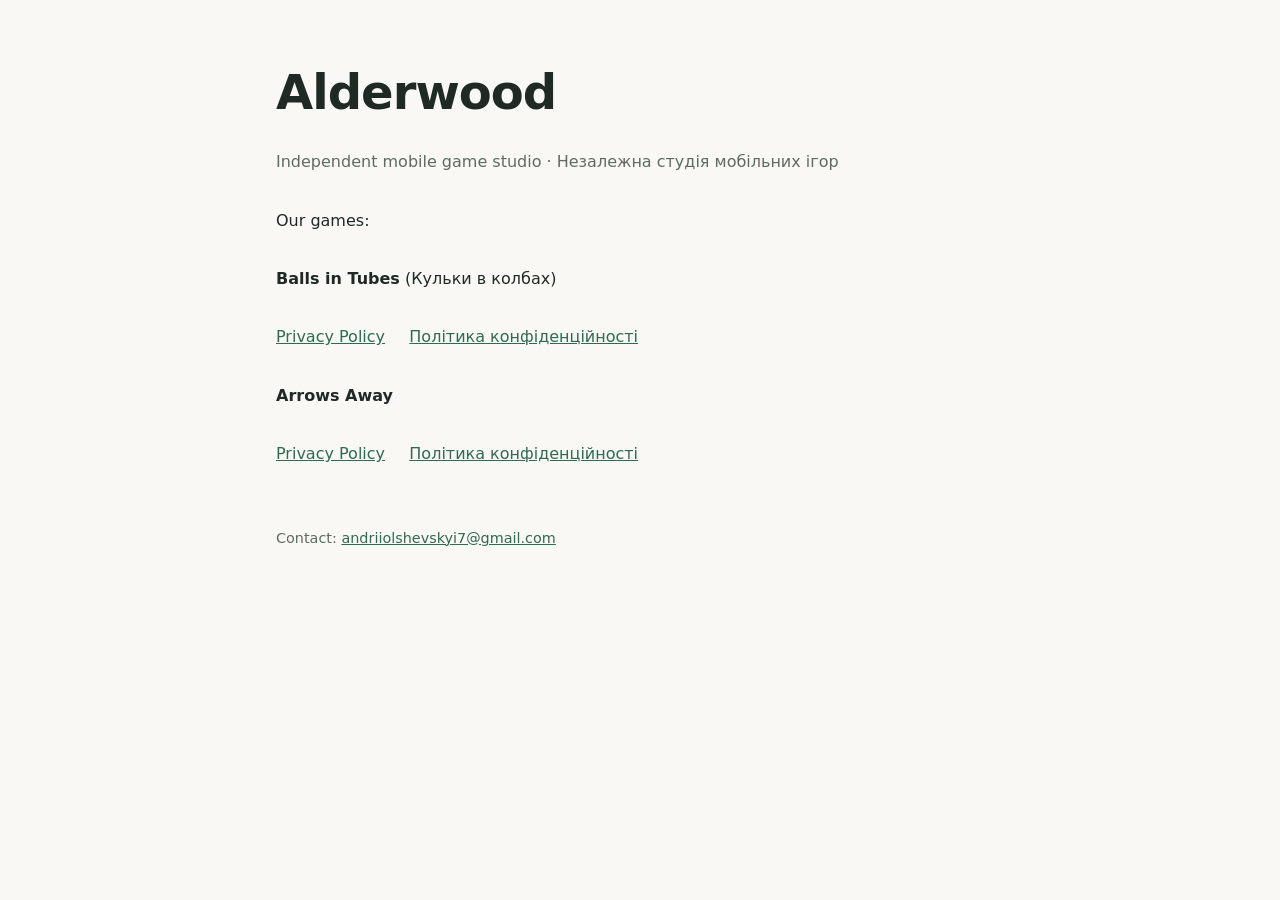
<file: index.html>
<!doctype html>
<html lang="en">
<head>
<meta charset="utf-8">
<meta name="viewport" content="width=device-width,initial-scale=1">
<title>Alderwood</title>
<meta name="description" content="Alderwood — independent mobile game studio.">
<link rel="stylesheet" href="style.css">
</head>
<body>
<main class="hero">
  <h1>Alderwood</h1>
  <p class="muted">Independent mobile game studio · Незалежна студія мобільних ігор</p>
  <p>Our games:</p>
  <p><strong>Balls in Tubes</strong> (Кульки в колбах)</p>
  <p class="links">
    <a href="privacy-policy/">Privacy Policy</a>
    <a href="privacy-policy/#ukrainian">Політика конфіденційності</a>
  </p>
  <p><strong>Arrows Away</strong></p>
  <p class="links">
    <a href="arrows-away/privacy/">Privacy Policy</a>
    <a href="arrows-away/privacy/#ukrainian">Політика конфіденційності</a>
  </p>
  <footer>Contact: <a href="mailto:andriiolshevskyi7@gmail.com">andriiolshevskyi7@gmail.com</a></footer>
</main>
</body>
</html>
</file>
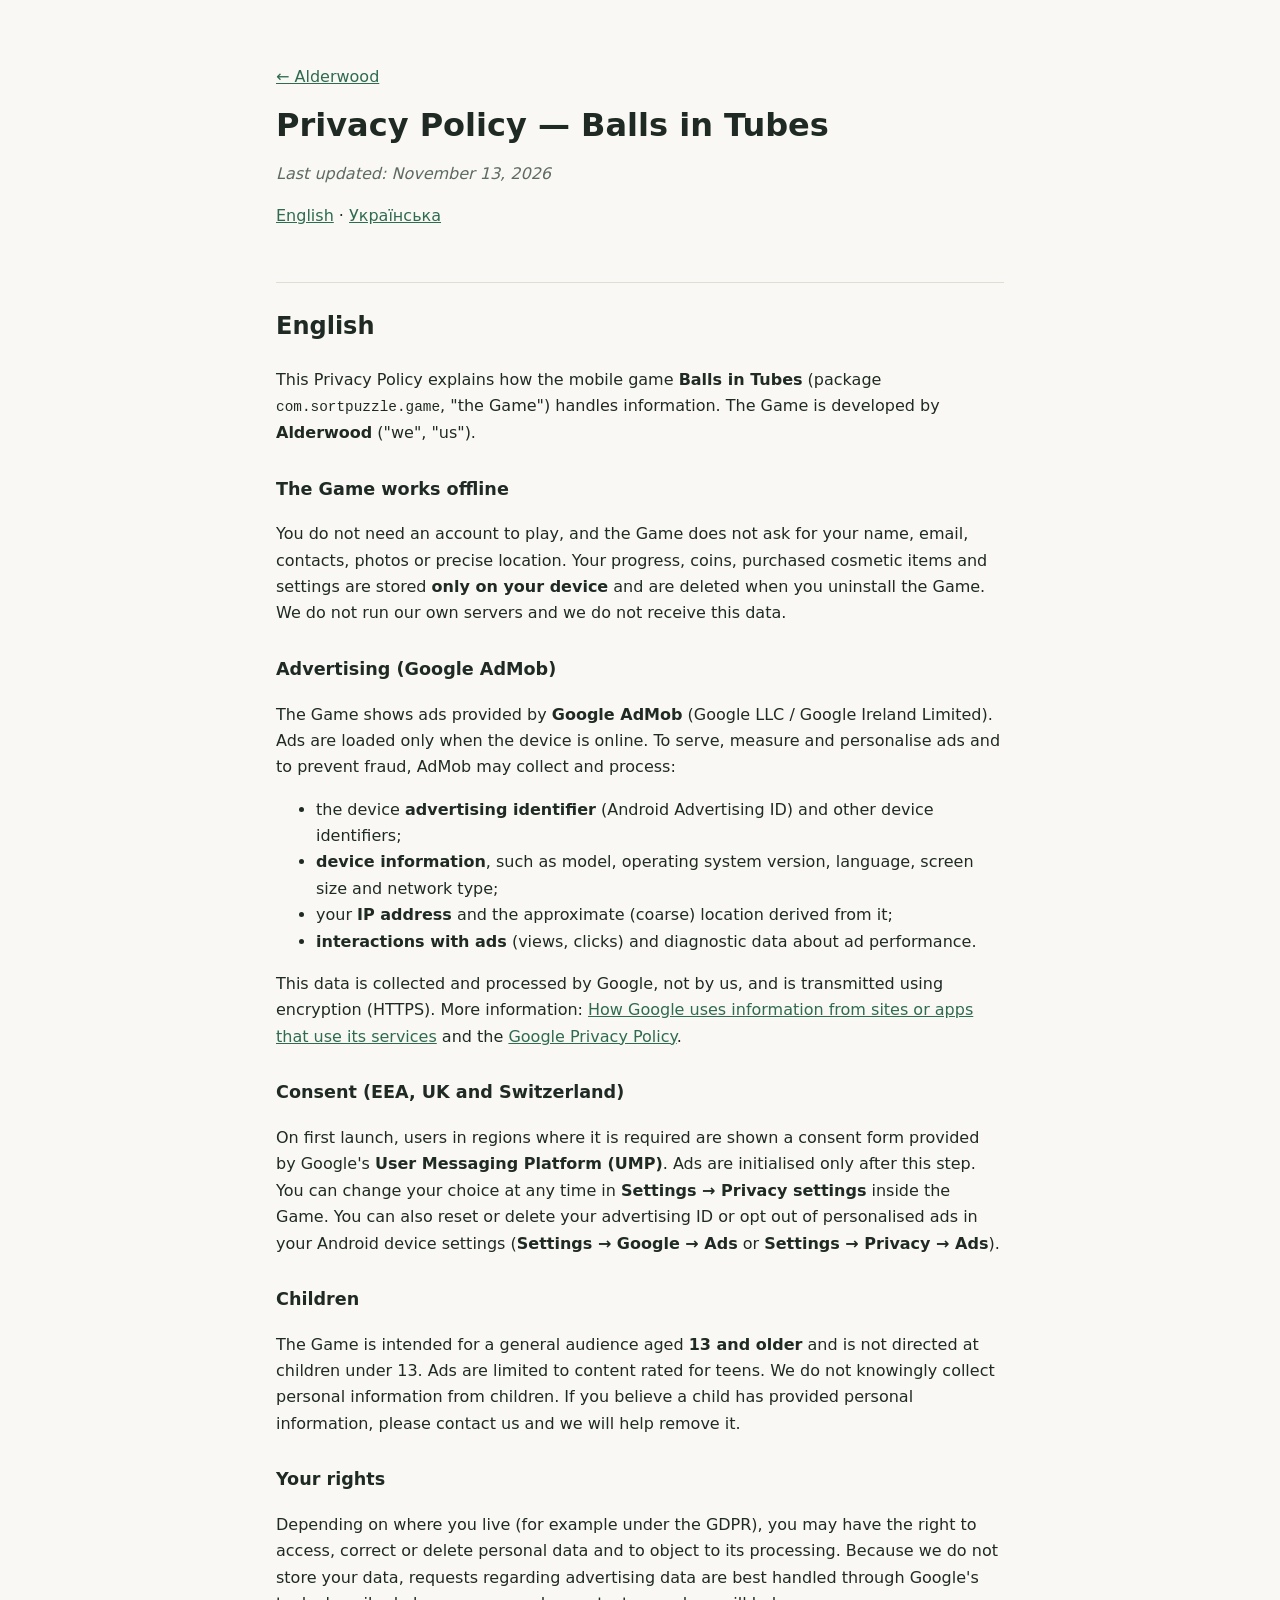
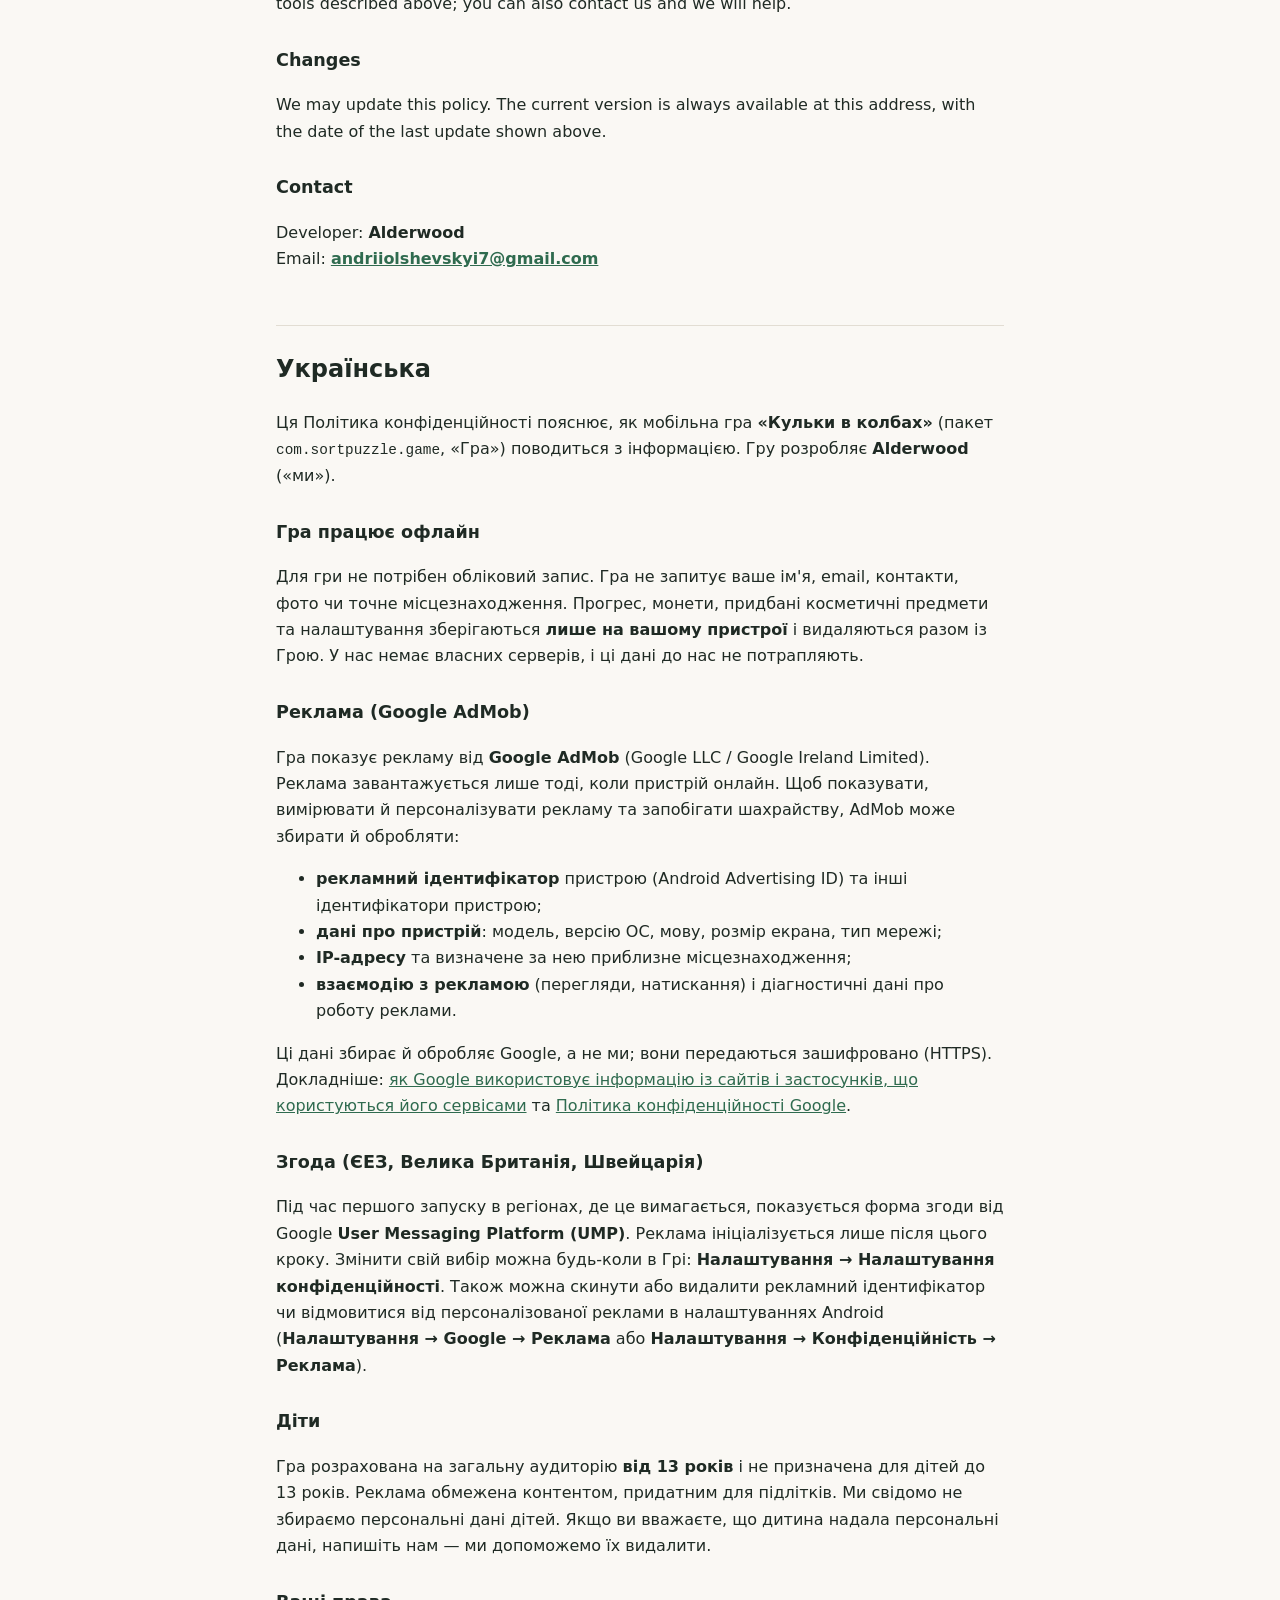
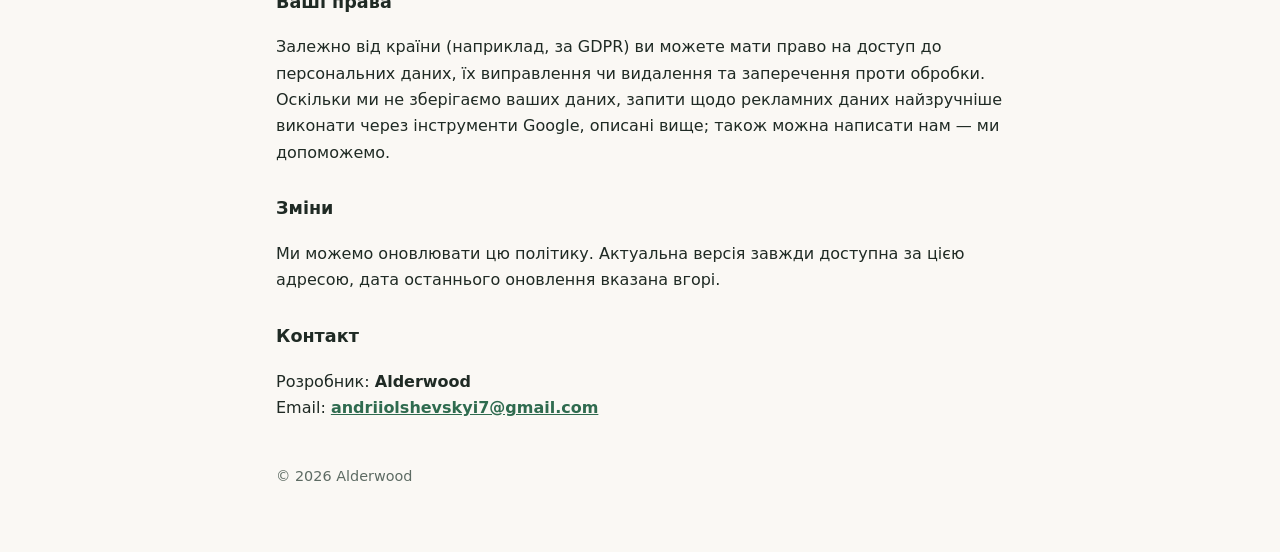
<file: privacy-policy/index.html>
<!doctype html>
<html lang="en">
<head>
<meta charset="utf-8">
<meta name="viewport" content="width=device-width,initial-scale=1">
<title>Privacy Policy — Balls in Tubes</title>
<meta name="description" content="Privacy Policy for the mobile game Balls in Tubes by Alderwood.">
<link rel="stylesheet" href="../style.css">
</head>
<body>
<main>
<p><a href="../">← Alderwood</a></p>

<h1>Privacy Policy — Balls in Tubes</h1>
<p class="muted"><em>Last updated: November 13, 2026</em></p>
<p><a href="#english">English</a> · <a href="#ukrainian">Українська</a></p>

<section id="english" lang="en">
<h2>English</h2>

<p>This Privacy Policy explains how the mobile game <strong>Balls in Tubes</strong> (package <code>com.sortpuzzle.game</code>, "the Game") handles information. The Game is developed by <strong>Alderwood</strong> ("we", "us").</p>

<h3>The Game works offline</h3>
<p>You do not need an account to play, and the Game does not ask for your name, email, contacts, photos or precise location. Your progress, coins, purchased cosmetic items and settings are stored <strong>only on your device</strong> and are deleted when you uninstall the Game. We do not run our own servers and we do not receive this data.</p>

<h3>Advertising (Google AdMob)</h3>
<p>The Game shows ads provided by <strong>Google AdMob</strong> (Google LLC / Google Ireland Limited). Ads are loaded only when the device is online. To serve, measure and personalise ads and to prevent fraud, AdMob may collect and process:</p>
<ul>
  <li>the device <strong>advertising identifier</strong> (Android Advertising ID) and other device identifiers;</li>
  <li><strong>device information</strong>, such as model, operating system version, language, screen size and network type;</li>
  <li>your <strong>IP address</strong> and the approximate (coarse) location derived from it;</li>
  <li><strong>interactions with ads</strong> (views, clicks) and diagnostic data about ad performance.</li>
</ul>
<p>This data is collected and processed by Google, not by us, and is transmitted using encryption (HTTPS). More information: <a href="https://policies.google.com/technologies/partner-sites">How Google uses information from sites or apps that use its services</a> and the <a href="https://policies.google.com/privacy">Google Privacy Policy</a>.</p>

<h3>Consent (EEA, UK and Switzerland)</h3>
<p>On first launch, users in regions where it is required are shown a consent form provided by Google's <strong>User Messaging Platform (UMP)</strong>. Ads are initialised only after this step. You can change your choice at any time in <strong>Settings → Privacy settings</strong> inside the Game. You can also reset or delete your advertising ID or opt out of personalised ads in your Android device settings (<strong>Settings → Google → Ads</strong> or <strong>Settings → Privacy → Ads</strong>).</p>

<h3>Children</h3>
<p>The Game is intended for a general audience aged <strong>13 and older</strong> and is not directed at children under 13. Ads are limited to content rated for teens. We do not knowingly collect personal information from children. If you believe a child has provided personal information, please contact us and we will help remove it.</p>

<h3>Your rights</h3>
<p>Depending on where you live (for example under the GDPR), you may have the right to access, correct or delete personal data and to object to its processing. Because we do not store your data, requests regarding advertising data are best handled through Google's tools described above; you can also contact us and we will help.</p>

<h3>Changes</h3>
<p>We may update this policy. The current version is always available at this address, with the date of the last update shown above.</p>

<h3>Contact</h3>
<p>Developer: <strong>Alderwood</strong><br>
Email: <a href="mailto:andriiolshevskyi7@gmail.com"><strong>andriiolshevskyi7@gmail.com</strong></a></p>
</section>

<section id="ukrainian" lang="uk">
<h2 id="українська">Українська</h2>

<p>Ця Політика конфіденційності пояснює, як мобільна гра <strong>«Кульки в колбах»</strong> (пакет <code>com.sortpuzzle.game</code>, «Гра») поводиться з інформацією. Гру розробляє <strong>Alderwood</strong> («ми»).</p>

<h3>Гра працює офлайн</h3>
<p>Для гри не потрібен обліковий запис. Гра не запитує ваше ім'я, email, контакти, фото чи точне місцезнаходження. Прогрес, монети, придбані косметичні предмети та налаштування зберігаються <strong>лише на вашому пристрої</strong> і видаляються разом із Грою. У нас немає власних серверів, і ці дані до нас не потрапляють.</p>

<h3>Реклама (Google AdMob)</h3>
<p>Гра показує рекламу від <strong>Google AdMob</strong> (Google LLC / Google Ireland Limited). Реклама завантажується лише тоді, коли пристрій онлайн. Щоб показувати, вимірювати й персоналізувати рекламу та запобігати шахрайству, AdMob може збирати й обробляти:</p>
<ul>
  <li><strong>рекламний ідентифікатор</strong> пристрою (Android Advertising ID) та інші ідентифікатори пристрою;</li>
  <li><strong>дані про пристрій</strong>: модель, версію ОС, мову, розмір екрана, тип мережі;</li>
  <li><strong>IP-адресу</strong> та визначене за нею приблизне місцезнаходження;</li>
  <li><strong>взаємодію з рекламою</strong> (перегляди, натискання) і діагностичні дані про роботу реклами.</li>
</ul>
<p>Ці дані збирає й обробляє Google, а не ми; вони передаються зашифровано (HTTPS). Докладніше: <a href="https://policies.google.com/technologies/partner-sites?hl=uk">як Google використовує інформацію із сайтів і застосунків, що користуються його сервісами</a> та <a href="https://policies.google.com/privacy?hl=uk">Політика конфіденційності Google</a>.</p>

<h3>Згода (ЄЕЗ, Велика Британія, Швейцарія)</h3>
<p>Під час першого запуску в регіонах, де це вимагається, показується форма згоди від Google <strong>User Messaging Platform (UMP)</strong>. Реклама ініціалізується лише після цього кроку. Змінити свій вибір можна будь-коли в Грі: <strong>Налаштування → Налаштування конфіденційності</strong>. Також можна скинути або видалити рекламний ідентифікатор чи відмовитися від персоналізованої реклами в налаштуваннях Android (<strong>Налаштування → Google → Реклама</strong> або <strong>Налаштування → Конфіденційність → Реклама</strong>).</p>

<h3>Діти</h3>
<p>Гра розрахована на загальну аудиторію <strong>від 13 років</strong> і не призначена для дітей до 13 років. Реклама обмежена контентом, придатним для підлітків. Ми свідомо не збираємо персональні дані дітей. Якщо ви вважаєте, що дитина надала персональні дані, напишіть нам — ми допоможемо їх видалити.</p>

<h3>Ваші права</h3>
<p>Залежно від країни (наприклад, за GDPR) ви можете мати право на доступ до персональних даних, їх виправлення чи видалення та заперечення проти обробки. Оскільки ми не зберігаємо ваших даних, запити щодо рекламних даних найзручніше виконати через інструменти Google, описані вище; також можна написати нам — ми допоможемо.</p>

<h3>Зміни</h3>
<p>Ми можемо оновлювати цю політику. Актуальна версія завжди доступна за цією адресою, дата останнього оновлення вказана вгорі.</p>

<h3>Контакт</h3>
<p>Розробник: <strong>Alderwood</strong><br>
Email: <a href="mailto:andriiolshevskyi7@gmail.com"><strong>andriiolshevskyi7@gmail.com</strong></a></p>
</section>

<footer>© 2026 Alderwood</footer>
</main>
</body>
</html>
</file>
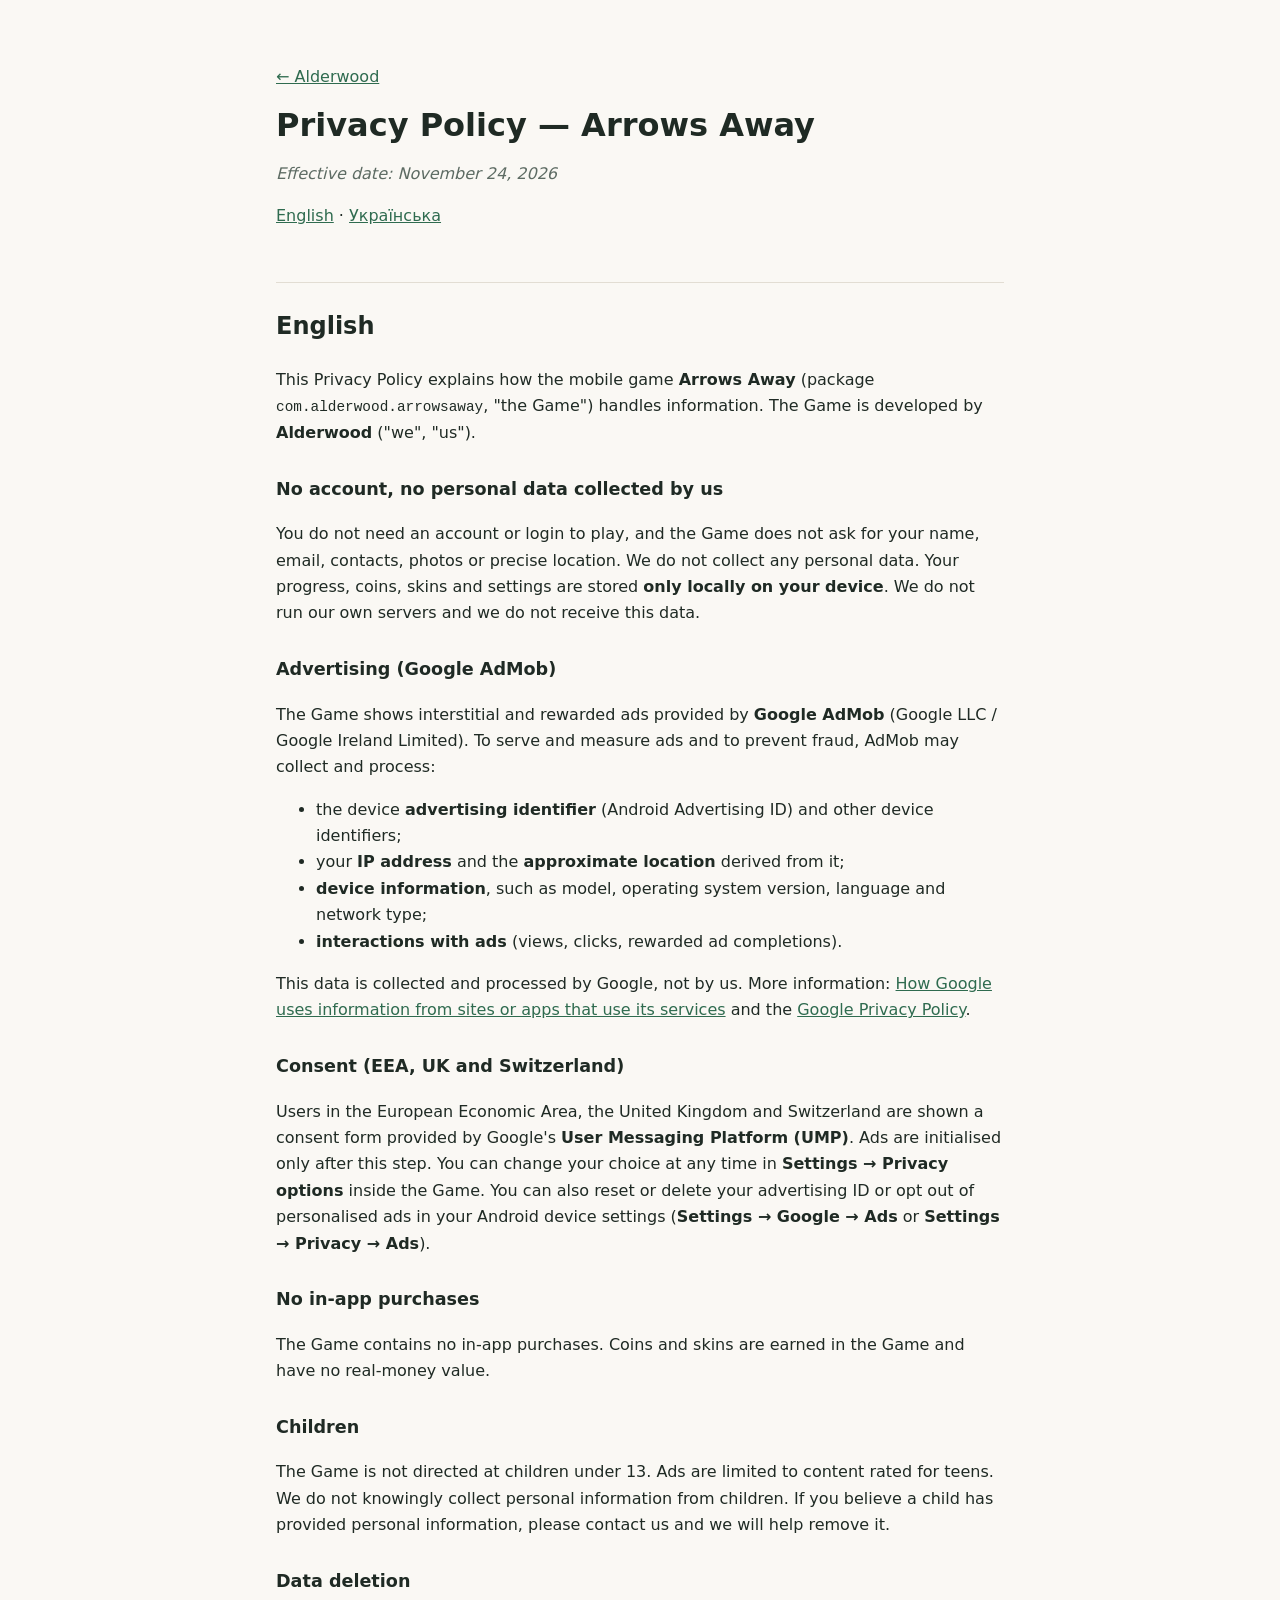
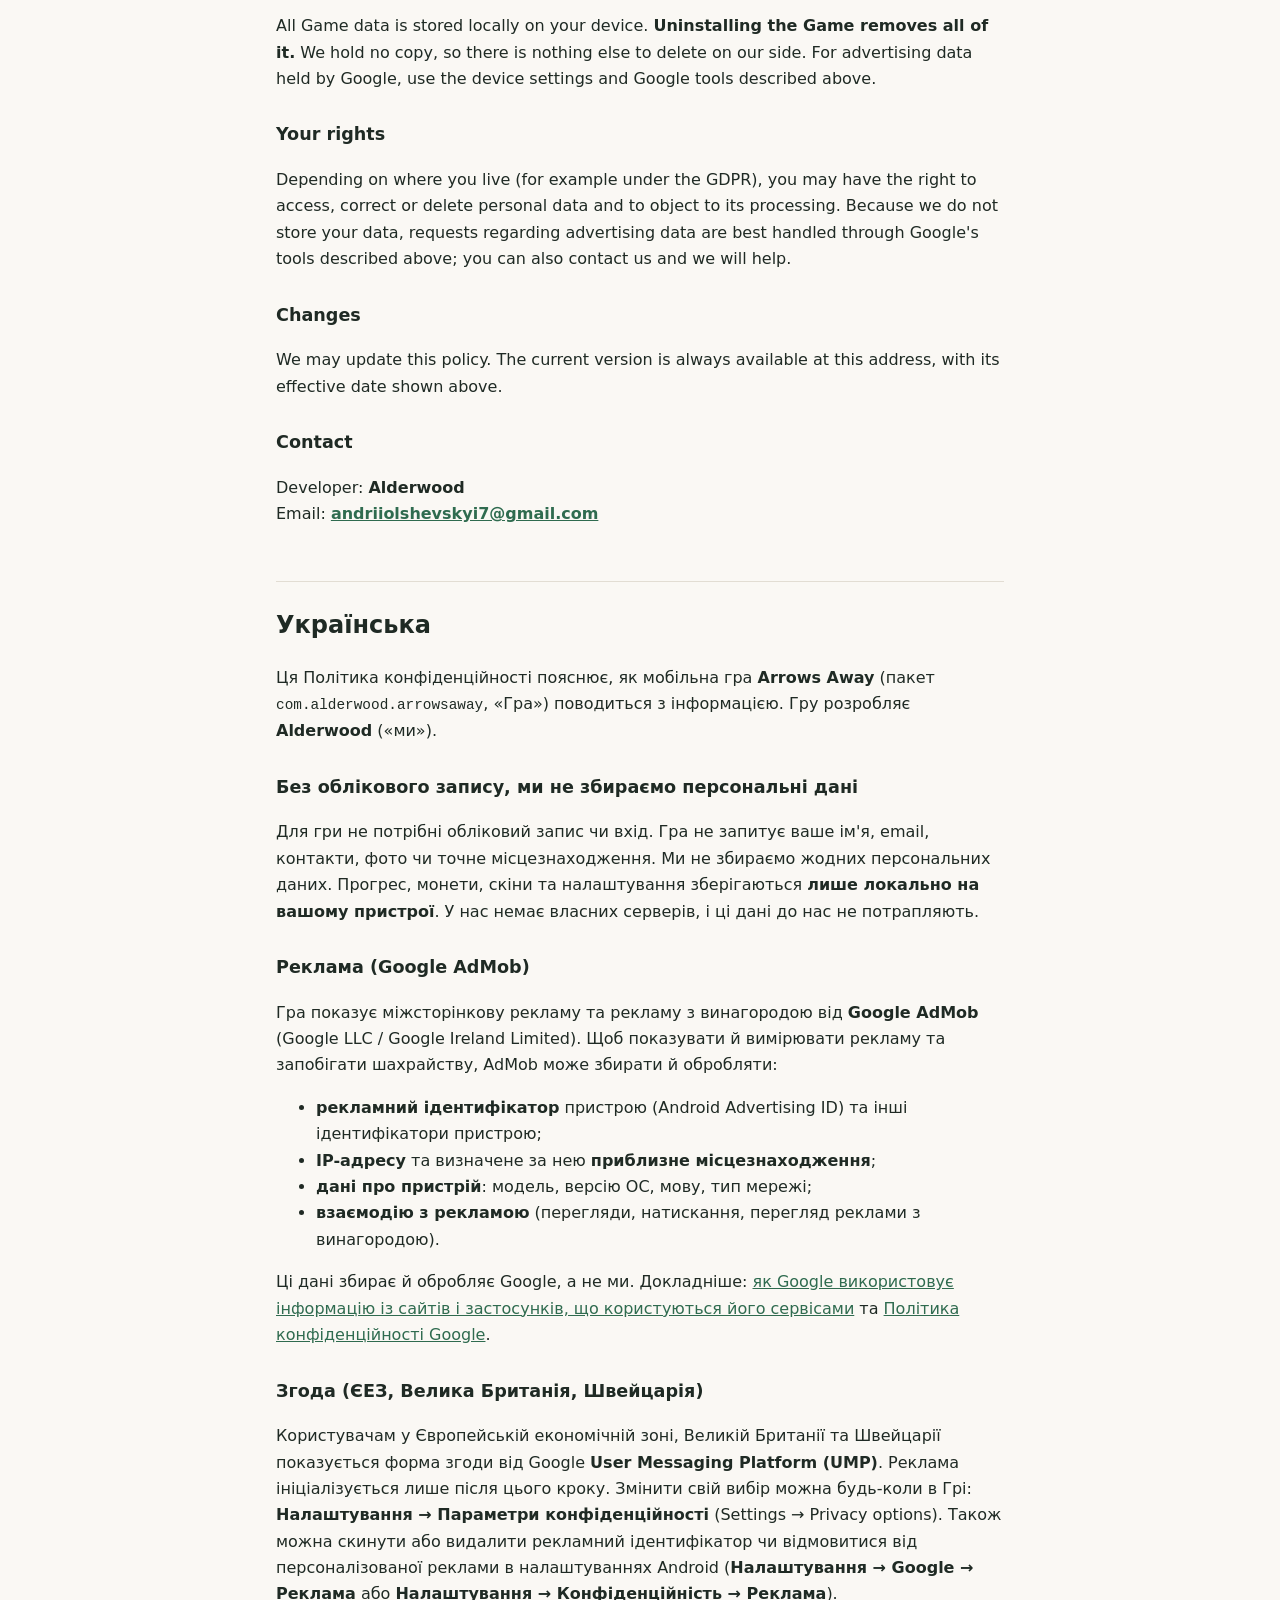
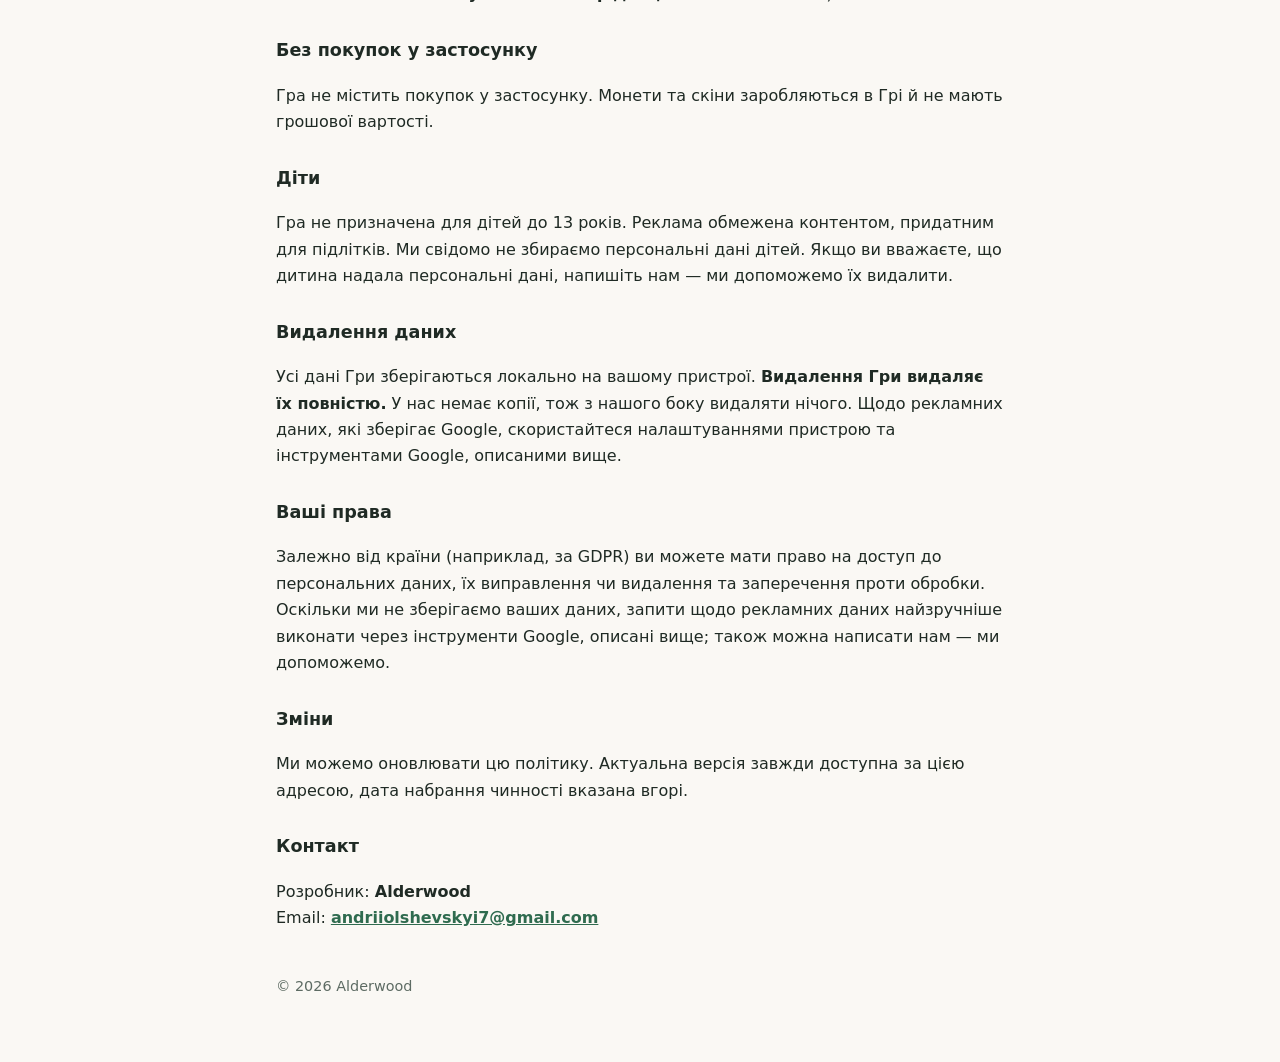
<file: arrows-away/privacy/index.html>
<!doctype html>
<html lang="en">
<head>
<meta charset="utf-8">
<meta name="viewport" content="width=device-width,initial-scale=1">
<title>Privacy Policy — Arrows Away</title>
<meta name="description" content="Privacy Policy for the mobile game Arrows Away by Alderwood.">
<link rel="stylesheet" href="../../style.css">
</head>
<body>
<main>
<p><a href="../../">← Alderwood</a></p>

<h1>Privacy Policy — Arrows Away</h1>
<p class="muted"><em>Effective date: November 24, 2026</em></p>
<p><a href="#english">English</a> · <a href="#ukrainian">Українська</a></p>

<section id="english" lang="en">
<h2>English</h2>

<p>This Privacy Policy explains how the mobile game <strong>Arrows Away</strong> (package <code>com.alderwood.arrowsaway</code>, "the Game") handles information. The Game is developed by <strong>Alderwood</strong> ("we", "us").</p>

<h3>No account, no personal data collected by us</h3>
<p>You do not need an account or login to play, and the Game does not ask for your name, email, contacts, photos or precise location. We do not collect any personal data. Your progress, coins, skins and settings are stored <strong>only locally on your device</strong>. We do not run our own servers and we do not receive this data.</p>

<h3>Advertising (Google AdMob)</h3>
<p>The Game shows interstitial and rewarded ads provided by <strong>Google AdMob</strong> (Google LLC / Google Ireland Limited). To serve and measure ads and to prevent fraud, AdMob may collect and process:</p>
<ul>
  <li>the device <strong>advertising identifier</strong> (Android Advertising ID) and other device identifiers;</li>
  <li>your <strong>IP address</strong> and the <strong>approximate location</strong> derived from it;</li>
  <li><strong>device information</strong>, such as model, operating system version, language and network type;</li>
  <li><strong>interactions with ads</strong> (views, clicks, rewarded ad completions).</li>
</ul>
<p>This data is collected and processed by Google, not by us. More information: <a href="https://policies.google.com/technologies/partner-sites">How Google uses information from sites or apps that use its services</a> and the <a href="https://policies.google.com/privacy">Google Privacy Policy</a>.</p>

<h3>Consent (EEA, UK and Switzerland)</h3>
<p>Users in the European Economic Area, the United Kingdom and Switzerland are shown a consent form provided by Google's <strong>User Messaging Platform (UMP)</strong>. Ads are initialised only after this step. You can change your choice at any time in <strong>Settings → Privacy options</strong> inside the Game. You can also reset or delete your advertising ID or opt out of personalised ads in your Android device settings (<strong>Settings → Google → Ads</strong> or <strong>Settings → Privacy → Ads</strong>).</p>

<h3>No in-app purchases</h3>
<p>The Game contains no in-app purchases. Coins and skins are earned in the Game and have no real-money value.</p>

<h3>Children</h3>
<p>The Game is not directed at children under 13. Ads are limited to content rated for teens. We do not knowingly collect personal information from children. If you believe a child has provided personal information, please contact us and we will help remove it.</p>

<h3>Data deletion</h3>
<p>All Game data is stored locally on your device. <strong>Uninstalling the Game removes all of it.</strong> We hold no copy, so there is nothing else to delete on our side. For advertising data held by Google, use the device settings and Google tools described above.</p>

<h3>Your rights</h3>
<p>Depending on where you live (for example under the GDPR), you may have the right to access, correct or delete personal data and to object to its processing. Because we do not store your data, requests regarding advertising data are best handled through Google's tools described above; you can also contact us and we will help.</p>

<h3>Changes</h3>
<p>We may update this policy. The current version is always available at this address, with its effective date shown above.</p>

<h3>Contact</h3>
<p>Developer: <strong>Alderwood</strong><br>
Email: <a href="mailto:andriiolshevskyi7@gmail.com"><strong>andriiolshevskyi7@gmail.com</strong></a></p>
</section>

<section id="ukrainian" lang="uk">
<h2 id="українська">Українська</h2>

<p>Ця Політика конфіденційності пояснює, як мобільна гра <strong>Arrows Away</strong> (пакет <code>com.alderwood.arrowsaway</code>, «Гра») поводиться з інформацією. Гру розробляє <strong>Alderwood</strong> («ми»).</p>

<h3>Без облікового запису, ми не збираємо персональні дані</h3>
<p>Для гри не потрібні обліковий запис чи вхід. Гра не запитує ваше ім'я, email, контакти, фото чи точне місцезнаходження. Ми не збираємо жодних персональних даних. Прогрес, монети, скіни та налаштування зберігаються <strong>лише локально на вашому пристрої</strong>. У нас немає власних серверів, і ці дані до нас не потрапляють.</p>

<h3>Реклама (Google AdMob)</h3>
<p>Гра показує міжсторінкову рекламу та рекламу з винагородою від <strong>Google AdMob</strong> (Google LLC / Google Ireland Limited). Щоб показувати й вимірювати рекламу та запобігати шахрайству, AdMob може збирати й обробляти:</p>
<ul>
  <li><strong>рекламний ідентифікатор</strong> пристрою (Android Advertising ID) та інші ідентифікатори пристрою;</li>
  <li><strong>IP-адресу</strong> та визначене за нею <strong>приблизне місцезнаходження</strong>;</li>
  <li><strong>дані про пристрій</strong>: модель, версію ОС, мову, тип мережі;</li>
  <li><strong>взаємодію з рекламою</strong> (перегляди, натискання, перегляд реклами з винагородою).</li>
</ul>
<p>Ці дані збирає й обробляє Google, а не ми. Докладніше: <a href="https://policies.google.com/technologies/partner-sites?hl=uk">як Google використовує інформацію із сайтів і застосунків, що користуються його сервісами</a> та <a href="https://policies.google.com/privacy?hl=uk">Політика конфіденційності Google</a>.</p>

<h3>Згода (ЄЕЗ, Велика Британія, Швейцарія)</h3>
<p>Користувачам у Європейській економічній зоні, Великій Британії та Швейцарії показується форма згоди від Google <strong>User Messaging Platform (UMP)</strong>. Реклама ініціалізується лише після цього кроку. Змінити свій вибір можна будь-коли в Грі: <strong>Налаштування → Параметри конфіденційності</strong> (Settings → Privacy options). Також можна скинути або видалити рекламний ідентифікатор чи відмовитися від персоналізованої реклами в налаштуваннях Android (<strong>Налаштування → Google → Реклама</strong> або <strong>Налаштування → Конфіденційність → Реклама</strong>).</p>

<h3>Без покупок у застосунку</h3>
<p>Гра не містить покупок у застосунку. Монети та скіни заробляються в Грі й не мають грошової вартості.</p>

<h3>Діти</h3>
<p>Гра не призначена для дітей до 13 років. Реклама обмежена контентом, придатним для підлітків. Ми свідомо не збираємо персональні дані дітей. Якщо ви вважаєте, що дитина надала персональні дані, напишіть нам — ми допоможемо їх видалити.</p>

<h3>Видалення даних</h3>
<p>Усі дані Гри зберігаються локально на вашому пристрої. <strong>Видалення Гри видаляє їх повністю.</strong> У нас немає копії, тож з нашого боку видаляти нічого. Щодо рекламних даних, які зберігає Google, скористайтеся налаштуваннями пристрою та інструментами Google, описаними вище.</p>

<h3>Ваші права</h3>
<p>Залежно від країни (наприклад, за GDPR) ви можете мати право на доступ до персональних даних, їх виправлення чи видалення та заперечення проти обробки. Оскільки ми не зберігаємо ваших даних, запити щодо рекламних даних найзручніше виконати через інструменти Google, описані вище; також можна написати нам — ми допоможемо.</p>

<h3>Зміни</h3>
<p>Ми можемо оновлювати цю політику. Актуальна версія завжди доступна за цією адресою, дата набрання чинності вказана вгорі.</p>

<h3>Контакт</h3>
<p>Розробник: <strong>Alderwood</strong><br>
Email: <a href="mailto:andriiolshevskyi7@gmail.com"><strong>andriiolshevskyi7@gmail.com</strong></a></p>
</section>

<footer>© 2026 Alderwood</footer>
</main>
</body>
</html>
</file>
<file: style.css>
:root{--bg:#faf8f4;--fg:#1f2a24;--muted:#5d6b63;--accent:#2f6b4f;--line:#e2ddd3}
@media (prefers-color-scheme:dark){:root{--bg:#141a17;--fg:#e8ece9;--muted:#9aa8a0;--accent:#7cc6a0;--line:#2a332e}}
*{box-sizing:border-box}
body{margin:0;background:var(--bg);color:var(--fg);font:16px/1.65 system-ui,-apple-system,"Segoe UI",Roboto,sans-serif}
main{max-width:760px;margin:0 auto;padding:48px 16px 64px}
a{color:var(--accent)}
h1{font-size:2rem;line-height:1.2;margin:0 0 .25em}
h2{margin-top:2.2em;padding-top:1em;border-top:1px solid var(--line)}
h3{margin-top:1.6em;font-size:1.1rem}
.muted{color:var(--muted)}
.hero{min-height:70vh;display:flex;flex-direction:column;justify-content:center}
.hero h1{font-size:3rem;letter-spacing:-.02em}
.links a{display:inline-block;margin-right:1.2em}
footer{margin-top:3em;color:var(--muted);font-size:.9rem}
code{font-size:.9em}
</file>
